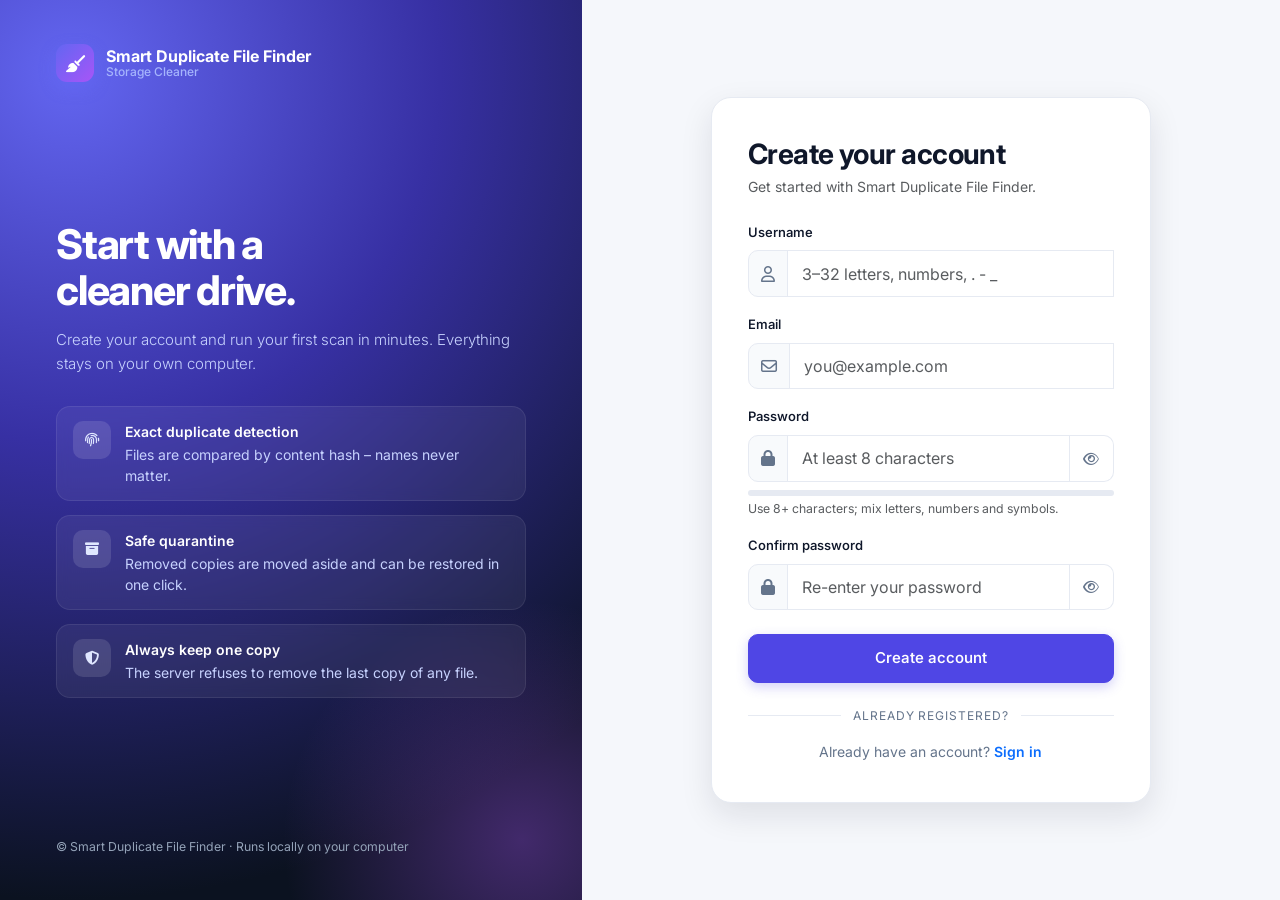
<file: src/main/webapp/signup.html>
<!DOCTYPE html>
<html lang="en">
<head>
  <meta charset="utf-8">
  <meta name="viewport" content="width=device-width, initial-scale=1">
  <title>Create account · Smart Duplicate File Finder</title>
  <link href="https://cdn.jsdelivr.net/npm/bootstrap@5.3.3/dist/css/bootstrap.min.css" rel="stylesheet">
  <link href="https://cdnjs.cloudflare.com/ajax/libs/font-awesome/6.5.2/css/all.min.css" rel="stylesheet">
  <link href="css/app.css" rel="stylesheet">
  <script src="js/auth-ui.js"></script>
</head>
<body class="auth-page">
  <div class="auth-shell">
    <aside class="auth-brand">
      <div class="auth-brand-top"><div class="logo"><i class="fa-solid fa-broom"></i></div><div>Smart Duplicate File Finder<small>Storage Cleaner</small></div></div>
      <div>
        <h2>Start with a<br>cleaner drive.</h2>
        <p class="lead">Create your account and run your first scan in minutes. Everything stays on your own computer.</p>
        <ul class="auth-points">
          <li><i class="fa-solid fa-fingerprint"></i><span><b>Exact duplicate detection</b>Files are compared by content hash &ndash; names never matter.</span></li>
          <li><i class="fa-solid fa-box-archive"></i><span><b>Safe quarantine</b>Removed copies are moved aside and can be restored in one click.</span></li>
          <li><i class="fa-solid fa-shield-halved"></i><span><b>Always keep one copy</b>The server refuses to remove the last copy of any file.</span></li>
        </ul>
      </div>
      <small class="foot">&copy; Smart Duplicate File Finder &middot; Runs locally on your computer</small>
    </aside>
    <main class="auth-main">
      <div class="auth-card">
        <h3 class="fw-bold mb-1">Create your account</h3>
        <p class="text-muted mb-4">Get started with Smart Duplicate File Finder.</p>

        <div id="error" class="alert alert-danger py-2 d-none" role="alert"></div>

        <form id="signupForm" novalidate>
          <div class="mb-3">
            <label class="form-label" for="username">Username</label>
            <div class="input-group has-validation">
              <span class="input-group-text"><i class="fa-regular fa-user"></i></span>
              <input class="form-control" id="username" type="text" autocomplete="username" required maxlength="32" placeholder="3–32 letters, numbers, . - _">
              <div class="invalid-feedback"></div>
            </div>
          </div>
          <div class="mb-3">
            <label class="form-label" for="email">Email</label>
            <div class="input-group has-validation">
              <span class="input-group-text"><i class="fa-regular fa-envelope"></i></span>
              <input class="form-control" id="email" type="email" autocomplete="email" required maxlength="190" placeholder="you@example.com">
              <div class="invalid-feedback"></div>
            </div>
          </div>
          <div class="mb-3">
            <label class="form-label" for="password">Password</label>
            <div class="input-group has-validation">
              <span class="input-group-text"><i class="fa-solid fa-lock"></i></span>
              <input class="form-control" id="password" type="password" autocomplete="new-password" required maxlength="200" placeholder="At least 8 characters">
              <button class="pw-toggle" type="button" data-toggle-pw="password" aria-label="Show or hide password"><i class="fa-regular fa-eye"></i></button>
              <div class="invalid-feedback"></div>
            </div>
            <div class="strength mt-2"><div id="strengthBar"></div></div>
            <div class="form-text" id="strengthText">Use 8+ characters; mix letters, numbers and symbols.</div>
          </div>
          <div class="mb-4">
            <label class="form-label" for="confirm">Confirm password</label>
            <div class="input-group has-validation">
              <span class="input-group-text"><i class="fa-solid fa-lock"></i></span>
              <input class="form-control" id="confirm" type="password" autocomplete="new-password" required maxlength="200" placeholder="Re-enter your password">
              <button class="pw-toggle" type="button" data-toggle-pw="confirm" aria-label="Show or hide password"><i class="fa-regular fa-eye"></i></button>
              <div class="invalid-feedback"></div>
            </div>
          </div>
          <button class="btn btn-primary w-100" id="submit" type="submit">Create account</button>
        </form>

        <div class="auth-divider"><span>Already registered?</span></div>
        <div class="auth-alt">Already have an account? <a href="login.html">Sign in</a></div>
      </div>
    </main>
  </div>
  <script src="js/signup.js"></script>
</body>
</html>
</file>
<file: src/main/webapp/css/app.css>
@import url("https://fonts.googleapis.com/css2?family=Inter:wght@400;500;600;700&display=swap");

/* ============ design tokens ============ */
:root {
  --sd-bg: #f5f7fb;
  --sd-surface: #ffffff;
  --sd-surface-2: #f8fafc;
  --sd-side: #0b1220;
  --sd-side-hover: rgba(255, 255, 255, .06);
  --sd-primary: #4f46e5;
  --sd-primary-600: #4338ca;
  --sd-primary-soft: #eef2ff;
  --sd-text: #0f172a;
  --sd-muted: #64748b;
  --sd-border: #e6eaf2;
  --sd-danger: #dc2626;
  --sd-ok: #16a34a;
  --sd-radius: 14px;
  --sd-shadow: 0 1px 2px rgba(15, 23, 42, .04), 0 1px 3px rgba(15, 23, 42, .04);
  --sd-shadow-lg: 0 12px 32px rgba(15, 23, 42, .10);
  --bs-primary: #4f46e5;
  --bs-primary-rgb: 79, 70, 229;
  --bs-link-color: #4f46e5;
  --bs-link-hover-color: #4338ca;
  --bs-body-font-family: Inter, "Segoe UI", system-ui, -apple-system, Roboto, sans-serif;
}
[data-bs-theme="dark"] {
  --sd-bg: #0b1020;
  --sd-surface: #121a2e;
  --sd-surface-2: #172036;
  --sd-side: #070b16;
  --sd-primary: #6366f1;
  --sd-primary-600: #818cf8;
  --sd-primary-soft: #1e2347;
  --sd-text: #e5e9f4;
  --sd-muted: #94a3b8;
  --sd-border: #243049;
  --sd-shadow: 0 1px 2px rgba(0, 0, 0, .3);
  --sd-shadow-lg: 0 12px 32px rgba(0, 0, 0, .45);
  --bs-body-bg: #0b1020;
  --bs-body-color: #e5e9f4;
  --bs-link-color: #818cf8;
  --bs-link-hover-color: #a5b4fc;
  --bs-border-color: #243049;
}

html, body { height: 100%; }
body { background: var(--sd-bg); color: var(--sd-text); font-family: Inter, "Segoe UI", system-ui, -apple-system, Roboto, sans-serif; font-size: 14px; -webkit-font-smoothing: antialiased; }
a { text-underline-offset: 3px; }
::selection { background: rgba(99, 102, 241, .25); }

/* ============ shell ============ */
.app-shell { display: flex; min-height: 100vh; }
.sidebar { width: 260px; flex: 0 0 260px; background: var(--sd-side); color: #cbd5e1; display: flex; flex-direction: column; position: sticky; top: 0; height: 100vh; }
.sidebar .brand { display: flex; align-items: center; gap: 12px; padding: 20px 20px 16px; color: #fff; font-weight: 700; font-size: 15px; line-height: 1.15; }
.logo-mark, .sidebar .brand .logo, .auth-brand .logo, .auth-card .logo { width: 38px; height: 38px; border-radius: 11px; background: linear-gradient(135deg, #6366f1, #8b5cf6 60%, #a855f7); color: #fff; display: grid; place-items: center; font-size: 17px; box-shadow: 0 6px 16px rgba(99, 102, 241, .45); flex: 0 0 auto; }
.sidebar .brand small { display: block; font-weight: 500; color: #94a3b8; font-size: 11px; letter-spacing: .02em; }
.sidebar nav { padding: 6px 12px; flex: 1; overflow-y: auto; }
.nav-label { font-size: 11px; text-transform: uppercase; letter-spacing: .08em; color: #64748b; font-weight: 600; padding: 14px 12px 6px; }
.sidebar nav a { position: relative; display: flex; align-items: center; gap: 12px; padding: 9px 12px; margin-bottom: 2px; border-radius: 10px; color: #cbd5e1; text-decoration: none; font-weight: 500; transition: background .15s, color .15s, transform .15s; }
.sidebar nav a i { width: 20px; text-align: center; color: #7c8aa5; transition: color .15s; }
.sidebar nav a:hover { background: var(--sd-side-hover); color: #fff; }
.sidebar nav a:hover i { color: #c7d2fe; }
.sidebar nav a.active { background: linear-gradient(135deg, rgba(99, 102, 241, .95), rgba(139, 92, 246, .9)); color: #fff; box-shadow: 0 6px 16px rgba(99, 102, 241, .35); }
.sidebar nav a.active i { color: #fff; }
.sidebar .user-card { margin: 8px 12px 14px; padding: 10px; border-radius: 12px; background: rgba(255, 255, 255, .05); display: flex; align-items: center; gap: 10px; }
.avatar { width: 34px; height: 34px; border-radius: 50%; background: linear-gradient(135deg, #6366f1, #a855f7); color: #fff; display: grid; place-items: center; font-weight: 700; font-size: 14px; flex: 0 0 auto; text-transform: uppercase; }
.sidebar .user-card .who { min-width: 0; flex: 1; line-height: 1.2; }
.sidebar .user-card .who b { display: block; color: #fff; font-weight: 600; overflow: hidden; text-overflow: ellipsis; white-space: nowrap; }
.sidebar .user-card .who small { color: #94a3b8; font-size: 11px; }
.sidebar .user-card button { border: 0; background: transparent; color: #94a3b8; width: 32px; height: 32px; border-radius: 8px; transition: background .15s, color .15s; }
.sidebar .user-card button:hover { background: rgba(255, 255, 255, .1); color: #fff; }

.content-wrap { flex: 1; min-width: 0; display: flex; flex-direction: column; }
.topbar { height: 64px; background: color-mix(in srgb, var(--sd-surface) 85%, transparent); backdrop-filter: saturate(1.4) blur(10px); border-bottom: 1px solid var(--sd-border); display: flex; align-items: center; gap: 12px; padding: 0 28px; position: sticky; top: 0; z-index: 20; }
.topbar h1 { font-size: 18px; font-weight: 650; margin: 0; flex: 1; letter-spacing: -.01em; }
.icon-btn { width: 38px; height: 38px; border-radius: 10px; border: 1px solid var(--sd-border); background: var(--sd-surface); color: var(--sd-muted); display: inline-grid; place-items: center; transition: all .15s; }
.icon-btn:hover { color: var(--sd-primary); border-color: var(--sd-primary); background: var(--sd-primary-soft); }
.topbar .scan-pill { display: none; }
.topbar .scan-pill.on { display: inline-flex; }
.content { padding: 28px; max-width: 1480px; width: 100%; margin: 0 auto; }
.content > main { animation: pagein .35s ease both; }
@keyframes pagein { from { opacity: 0; transform: translateY(8px); } to { opacity: 1; transform: none; } }

@media (max-width: 991px) {
  .sidebar { position: fixed; left: -270px; z-index: 40; transition: left .22s ease; }
  .sidebar.open { left: 0; box-shadow: 0 0 0 100vmax rgba(15, 23, 42, .5); }
  .content { padding: 16px; }
  .topbar { padding: 0 16px; }
}

/* ============ components ============ */
.panel { background: var(--sd-surface); border: 1px solid var(--sd-border); border-radius: var(--sd-radius); padding: 20px; height: 100%; box-shadow: var(--sd-shadow); }
.panel > h6, .panel .panel-title { font-weight: 650; font-size: 14px; margin-bottom: 16px; display: flex; align-items: center; gap: 8px; }
.panel > h6 i { width: 28px; height: 28px; display: inline-grid; place-items: center; border-radius: 8px; background: var(--sd-primary-soft); font-size: 13px; }
.chart-box { position: relative; height: 270px; }
.chart-box.tall { height: 340px; }

.stat { background: var(--sd-surface); border: 1px solid var(--sd-border); border-radius: var(--sd-radius); padding: 18px; display: flex; gap: 14px; align-items: center; height: 100%; box-shadow: var(--sd-shadow); transition: box-shadow .2s, transform .2s, border-color .2s; }
.stat:hover { box-shadow: var(--sd-shadow-lg); transform: translateY(-2px); }
.stat .ico { width: 48px; height: 48px; border-radius: 13px; display: grid; place-items: center; font-size: 19px; flex: 0 0 48px; }
.stat .label { color: var(--sd-muted); font-size: 12px; font-weight: 500; letter-spacing: .02em; }
.stat .value { font-size: 24px; font-weight: 700; line-height: 1.2; word-break: break-word; letter-spacing: -.02em; }
.stat.sm .value { font-size: 18px; }
.stat.sm .ico { width: 40px; height: 40px; flex-basis: 40px; font-size: 16px; border-radius: 11px; }
.tone-blue { background: #dbeafe; color: #1d4ed8; }
.tone-green { background: #dcfce7; color: #15803d; }
.tone-amber { background: #fef3c7; color: #b45309; }
.tone-red { background: #fee2e2; color: #b91c1c; }
.tone-violet { background: #ede9fe; color: #6d28d9; }
.tone-slate { background: #e2e8f0; color: #334155; }
[data-bs-theme="dark"] .tone-blue { background: #172554; color: #93c5fd; }
[data-bs-theme="dark"] .tone-green { background: #052e16; color: #86efac; }
[data-bs-theme="dark"] .tone-amber { background: #422006; color: #fcd34d; }
[data-bs-theme="dark"] .tone-red { background: #450a0a; color: #fca5a5; }
[data-bs-theme="dark"] .tone-violet { background: #2e1065; color: #c4b5fd; }
[data-bs-theme="dark"] .tone-slate { background: #1e293b; color: #cbd5e1; }

/* hero */
.hero { position: relative; overflow: hidden; border-radius: 18px; padding: 28px 30px; color: #fff; background: radial-gradient(circle at 85% 0, #8b5cf6 0, transparent 45%), linear-gradient(135deg, #4338ca, #312e81 70%); box-shadow: var(--sd-shadow-lg); display: flex; flex-wrap: wrap; gap: 20px; align-items: center; justify-content: space-between; }
.hero h2 { font-size: 24px; font-weight: 700; letter-spacing: -.02em; margin: 0 0 6px; }
.hero p { margin: 0; color: #c7d2fe; max-width: 520px; }
.hero .btn-light { color: #3730a3; font-weight: 600; }
.hero .btn-outline-light { font-weight: 600; }

/* storage meter */
.meter { height: 14px; border-radius: 99px; background: var(--sd-surface-2); border: 1px solid var(--sd-border); overflow: hidden; display: flex; }
.meter > span { height: 100%; transition: width .8s cubic-bezier(.2, .8, .2, 1); }
.meter-legend { display: flex; flex-wrap: wrap; gap: 6px 20px; margin-top: 12px; color: var(--sd-muted); font-size: 13px; }
.meter-legend i { display: inline-block; width: 10px; height: 10px; border-radius: 3px; margin-right: 6px; }

.table { --bs-table-bg: transparent; margin-bottom: 0; }
.table thead th { font-size: 11.5px; text-transform: uppercase; letter-spacing: .05em; color: var(--sd-muted); font-weight: 600; white-space: nowrap; background: var(--sd-surface-2); border-bottom: 1px solid var(--sd-border); }
.table td { vertical-align: middle; border-color: var(--sd-border); }
.table-hover > tbody > tr:hover > * { --bs-table-hover-bg: var(--sd-surface-2); }
.path { font-family: "JetBrains Mono", Consolas, "Courier New", monospace; font-size: 12px; color: var(--sd-muted); word-break: break-all; }
.hash { font-family: "JetBrains Mono", Consolas, "Courier New", monospace; font-size: 12px; }
.empty { text-align: center; color: var(--sd-muted); padding: 48px 16px; }
.empty i { font-size: 40px; margin-bottom: 12px; display: block; color: var(--sd-border); }
.empty h5 { color: var(--sd-text); font-weight: 650; }

.progress { height: 12px; border-radius: 99px; background: var(--sd-surface-2); }
.progress-bar { background: linear-gradient(90deg, #6366f1, #8b5cf6); }
.badge-status { font-weight: 600; letter-spacing: .02em; }

.btn { border-radius: 10px; font-weight: 550; transition: transform .1s, box-shadow .15s, background .15s, border-color .15s; }
.btn:active:not(:disabled) { transform: translateY(1px); }
.btn-primary { --bs-btn-bg: var(--sd-primary); --bs-btn-border-color: var(--sd-primary); --bs-btn-hover-bg: var(--sd-primary-600); --bs-btn-hover-border-color: var(--sd-primary-600); --bs-btn-active-bg: var(--sd-primary-600); --bs-btn-active-border-color: var(--sd-primary-600); --bs-btn-disabled-bg: var(--sd-primary); --bs-btn-disabled-border-color: var(--sd-primary); box-shadow: 0 4px 12px rgba(79, 70, 229, .25); }
.btn-primary:hover { box-shadow: 0 6px 16px rgba(79, 70, 229, .35); }
.btn-outline-primary { --bs-btn-color: var(--sd-primary); --bs-btn-border-color: var(--sd-primary); --bs-btn-hover-bg: var(--sd-primary); --bs-btn-hover-border-color: var(--sd-primary); }
.btn-light { --bs-btn-bg: var(--sd-surface-2); --bs-btn-border-color: var(--sd-border); --bs-btn-color: var(--sd-text); --bs-btn-hover-bg: var(--sd-primary-soft); --bs-btn-hover-border-color: var(--sd-border); --bs-btn-hover-color: var(--sd-primary); }
.btn-lg { padding: .75rem 1.4rem; }
.form-control, .form-select, .input-group-text { border-radius: 10px; border-color: var(--sd-border); background-color: var(--sd-surface); }
.input-group > .input-group-text { background: var(--sd-surface-2); color: var(--sd-muted); }
.input-group > :not(:first-child) { border-top-left-radius: 0; border-bottom-left-radius: 0; }
.input-group > :not(:last-child) { border-top-right-radius: 0; border-bottom-right-radius: 0; }
.form-control:focus, .form-select:focus { border-color: #a5b4fc; box-shadow: 0 0 0 .22rem rgba(99, 102, 241, .18); }
.form-label { font-weight: 550; font-size: 13px; }
.form-check-input:checked { background-color: var(--sd-primary); border-color: var(--sd-primary); }
.modal-content { border: 0; border-radius: 16px; background: var(--sd-surface); box-shadow: 0 24px 60px rgba(15, 23, 42, .3); }
.dropdown-menu { border-radius: 12px; border-color: var(--sd-border); box-shadow: var(--sd-shadow-lg); }

/* duplicates */
.group { background: var(--sd-surface); border: 1px solid var(--sd-border); border-radius: var(--sd-radius); margin-bottom: 12px; overflow: hidden; box-shadow: var(--sd-shadow); transition: box-shadow .2s; }
.group:hover { box-shadow: var(--sd-shadow-lg); }
.group-head { display: flex; align-items: center; gap: 12px; padding: 14px 18px; cursor: pointer; flex-wrap: wrap; }
.group-head:hover { background: var(--sd-surface-2); }
.group-head .chev { transition: transform .2s; color: var(--sd-muted); }
.group.open .chev { transform: rotate(90deg); }
.group-body { display: none; border-top: 1px solid var(--sd-border); }
.group.open .group-body { display: block; animation: pagein .25s ease; }
.group-title { font-weight: 600; flex: 1; min-width: 180px; word-break: break-all; }
.sticky-bar { position: sticky; top: 64px; z-index: 10; background: var(--sd-bg); padding: 8px 0; }

/* toasts */
#toasts { position: fixed; top: 76px; right: 18px; z-index: 2000; display: flex; flex-direction: column; gap: 8px; max-width: 380px; }
.toast-msg { background: #0f172a; color: #fff; padding: 13px 16px; border-radius: 12px; box-shadow: 0 12px 32px rgba(15, 23, 42, .3); display: flex; gap: 10px; align-items: flex-start; animation: slidein .25s ease; border-left: 4px solid #60a5fa; }
.toast-msg.ok { border-left-color: #4ade80; }
.toast-msg.err { border-left-color: #f87171; }
.toast-msg.ok i { color: #4ade80; }
.toast-msg.err i { color: #f87171; }
.toast-msg.info i { color: #60a5fa; }
@keyframes slidein { from { transform: translateX(30px); opacity: 0; } to { transform: none; opacity: 1; } }

.spin { animation: spin 1s linear infinite; display: inline-block; }
@keyframes spin { to { transform: rotate(360deg); } }
.loading { text-align: center; padding: 40px; color: var(--sd-muted); }

/* scan page */
.scan-hero { text-align: center; padding: 34px 24px; border: 2px dashed var(--sd-border); border-radius: 18px; background: linear-gradient(180deg, var(--sd-surface), var(--sd-surface-2)); box-shadow: var(--sd-shadow); }
.scan-hero .big-ico { width: 72px; height: 72px; border-radius: 20px; margin: 0 auto 14px; display: grid; place-items: center; font-size: 30px; color: var(--sd-primary); background: var(--sd-primary-soft); }
.scan-hero h5 { font-weight: 700; letter-spacing: -.01em; }
.scan-hero .picker { max-width: 760px; margin: 18px auto 0; }
.radar { position: relative; width: 14px; height: 14px; display: inline-block; vertical-align: middle; margin-right: 6px; }
.radar::before, .radar::after { content: ""; position: absolute; inset: 0; border-radius: 50%; background: var(--sd-primary); }
.radar::after { animation: ping 1.4s cubic-bezier(0, 0, .2, 1) infinite; opacity: .6; }
@keyframes ping { 75%, 100% { transform: scale(2.6); opacity: 0; } }
.progress-bar-animated { animation-duration: .8s; }

/* folder picker */
.picker-list { max-height: 320px; overflow-y: auto; border: 1px solid var(--sd-border); border-radius: 10px; }
.picker-list button { display: flex; width: 100%; align-items: center; gap: 10px; padding: 9px 14px; border: 0; background: var(--sd-surface); color: var(--sd-text); text-align: left; border-bottom: 1px solid var(--sd-border); transition: background .12s; }
.picker-list button:hover { background: var(--sd-primary-soft); }
.kv { display: grid; grid-template-columns: 150px 1fr; gap: 8px 14px; }
.kv dt { color: var(--sd-muted); font-weight: 500; }
.kv dd { margin: 0; word-break: break-all; }

/* settings */
.seg { display: inline-flex; padding: 4px; border-radius: 12px; background: var(--sd-surface-2); border: 1px solid var(--sd-border); gap: 4px; }
.seg button { border: 0; background: transparent; color: var(--sd-muted); padding: 7px 16px; border-radius: 9px; font-weight: 550; transition: all .15s; }
.seg button.on { background: var(--sd-surface); color: var(--sd-primary); box-shadow: var(--sd-shadow); }

/* ============ sign in / sign up ============ */
.auth-page { background: var(--sd-surface); }
.auth-shell { min-height: 100vh; display: grid; grid-template-columns: minmax(420px, 5fr) 6fr; }
.auth-brand { position: relative; overflow: hidden; background: radial-gradient(circle at 12% 8%, #6366f1 0, #3730a3 38%, #0b1220 85%); color: #e2e8f0; padding: 44px 56px; display: flex; flex-direction: column; justify-content: space-between; gap: 36px; }
.auth-brand::after { content: ""; position: absolute; width: 520px; height: 520px; right: -200px; bottom: -200px; border-radius: 50%; background: radial-gradient(circle, rgba(168, 85, 247, .35), transparent 65%); pointer-events: none; }
.auth-brand > * { position: relative; z-index: 1; }
.auth-brand-top { display: flex; align-items: center; gap: 12px; color: #fff; font-weight: 700; line-height: 1.15; font-size: 16px; }
.auth-brand-top small { display: block; font-weight: 500; font-size: 12px; color: #a5b4fc; }
.auth-brand h2 { color: #fff; font-weight: 750; font-size: clamp(30px, 3.2vw, 42px); line-height: 1.12; letter-spacing: -.03em; margin-bottom: 14px; }
.auth-brand .lead { color: #c7d2fe; font-size: 15px; max-width: 460px; margin-bottom: 30px; line-height: 1.6; }
.auth-points { list-style: none; padding: 0; margin: 0; display: grid; gap: 14px; }
.auth-points li { display: flex; gap: 14px; align-items: flex-start; color: #c7d2fe; padding: 14px 16px; border-radius: 14px; background: rgba(255, 255, 255, .06); border: 1px solid rgba(255, 255, 255, .08); backdrop-filter: blur(6px); transition: transform .2s, background .2s; }
.auth-points li:hover { transform: translateX(4px); background: rgba(255, 255, 255, .1); }
.auth-points i { width: 38px; height: 38px; flex: 0 0 38px; border-radius: 10px; background: rgba(255, 255, 255, .12); display: grid; place-items: center; color: #e0e7ff; }
.auth-points b { display: block; color: #fff; font-weight: 600; margin-bottom: 2px; }
.auth-brand small.foot { color: #94a3b8; }
.auth-main { display: grid; place-items: center; padding: 32px 20px; background: var(--sd-bg); }
.auth-card { width: 100%; max-width: 440px; background: var(--sd-surface); border: 1px solid var(--sd-border); border-radius: 20px; padding: 40px 36px; box-shadow: var(--sd-shadow-lg); animation: pagein .45s ease both; }
.auth-card h3 { letter-spacing: -.02em; }
.auth-card .form-control { padding: .65rem .85rem; }
.auth-card .btn-primary { padding: .75rem; font-size: 15px; }
.pw-toggle { border: 1px solid var(--sd-border); border-left: 0; background: var(--sd-surface); color: var(--sd-muted); padding: 0 14px; border-radius: 0 10px 10px 0 !important; }
.pw-toggle:hover { color: var(--sd-primary); }
.auth-divider { display: flex; align-items: center; gap: 12px; color: var(--sd-muted); font-size: 12px; margin: 24px 0 16px; text-transform: uppercase; letter-spacing: .08em; }
.auth-divider::before, .auth-divider::after { content: ""; flex: 1; height: 1px; background: var(--sd-border); }
.auth-alt { text-align: center; color: var(--sd-muted); }
.auth-alt a { font-weight: 600; text-decoration: none; }
.auth-alt a:hover { text-decoration: underline; }
.strength { height: 6px; background: var(--sd-border); border-radius: 4px; overflow: hidden; }
.strength > div { height: 100%; width: 0; transition: width .25s, background .25s; }
.invalid-feedback { font-size: 12.5px; }
@media (max-width: 860px) {
  .auth-shell { grid-template-columns: 1fr; }
  .auth-brand { display: none; }
  .auth-main { min-height: 100vh; }
  .auth-card { padding: 32px 22px; }
}
@media (prefers-reduced-motion: reduce) { * { animation-duration: .01ms !important; transition-duration: .01ms !important; } }
</file>
